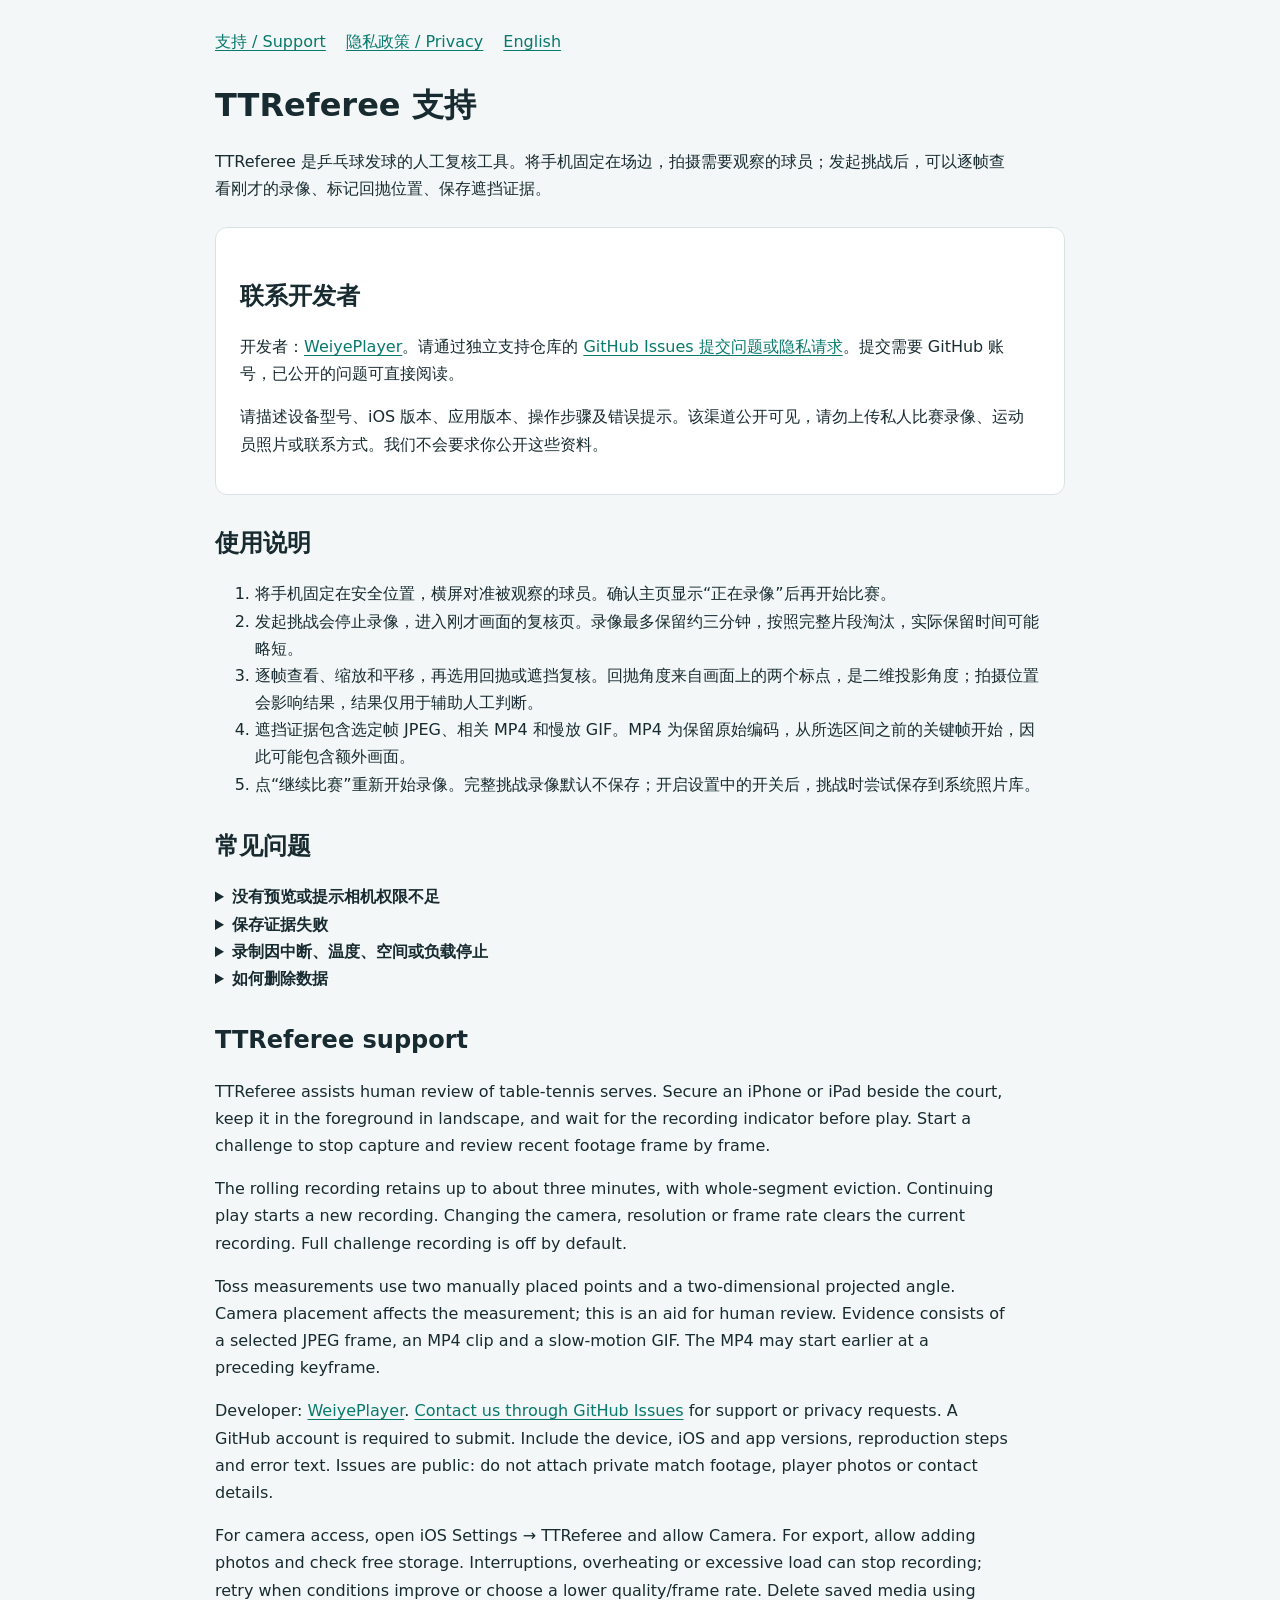
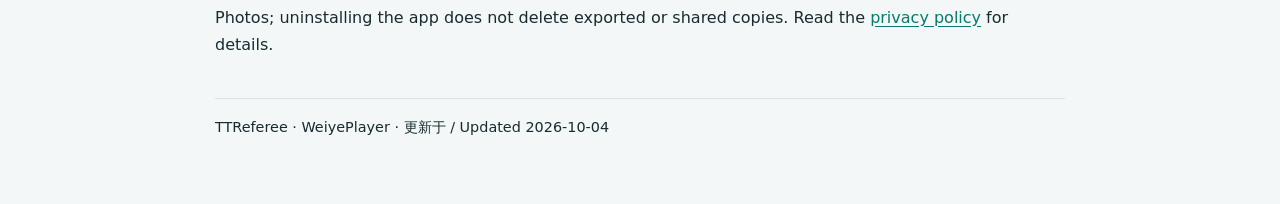
<file: index.html>
<!doctype html><html lang="zh-CN"><head><meta charset="utf-8"><meta name="viewport" content="width=device-width,initial-scale=1"><title>TTReferee 支持 / Support</title><link rel="stylesheet" href="style.css"></head><body>
<nav aria-label="导航"><a href="index.html">支持 / Support</a><a href="privacy.html">隐私政策 / Privacy</a><a href="#english">English</a></nav>
<main><h1>TTReferee 支持</h1><p>TTReferee 是乒乓球发球的人工复核工具。将手机固定在场边，拍摄需要观察的球员；发起挑战后，可以逐帧查看刚才的录像、标记回抛位置、保存遮挡证据。</p>
<div class="card"><h2>联系开发者</h2><p>开发者：<a href="https://github.com/WeiyePlayer">WeiyePlayer</a>。请通过独立支持仓库的 <a href="https://github.com/WeiyePlayer/ttreferee-support/issues/new?labels=feedback&amp;title=TTReferee%20feedback">GitHub Issues 提交问题或隐私请求</a>。提交需要 GitHub 账号，已公开的问题可直接阅读。</p><p>请描述设备型号、iOS 版本、应用版本、操作步骤及错误提示。该渠道公开可见，请勿上传私人比赛录像、运动员照片或联系方式。我们不会要求你公开这些资料。</p></div>
<h2>使用说明</h2><ol><li>将手机固定在安全位置，横屏对准被观察的球员。确认主页显示“正在录像”后再开始比赛。</li><li>发起挑战会停止录像，进入刚才画面的复核页。录像最多保留约三分钟，按照完整片段淘汰，实际保留时间可能略短。</li><li>逐帧查看、缩放和平移，再选用回抛或遮挡复核。回抛角度来自画面上的两个标点，是二维投影角度；拍摄位置会影响结果，结果仅用于辅助人工判断。</li><li>遮挡证据包含选定帧 JPEG、相关 MP4 和慢放 GIF。MP4 为保留原始编码，从所选区间之前的关键帧开始，因此可能包含额外画面。</li><li>点“继续比赛”重新开始录像。完整挑战录像默认不保存；开启设置中的开关后，挑战时尝试保存到系统照片库。</li></ol>
<h2>常见问题</h2><details><summary>没有预览或提示相机权限不足</summary><p>在 iOS 的设置 → TTReferee 中允许相机权限，再返回应用重试。模拟器没有真实相机；测试视频仅用于专用验证版本。</p></details>
<details><summary>保存证据失败</summary><p>允许“添加照片”权限并检查设备剩余空间。证据生成或保存失败时可以重试；系统照片库中的已保存文件需要在“照片”中自行删除。不开启完整录像保存，也可以进行挑战。</p></details>
<details><summary>录制因中断、温度、空间或负载停止</summary><p>保持应用在前台。锁屏、切入后台或系统相机中断会结束当前采集，返回前台后重新建立录像。设备温度或负载过高时，稍后重试或降低画质、帧率。更改镜头、画质或帧率会清空当前滚动录像。</p></details>
<details><summary>如何删除数据</summary><p>继续比赛会清理上一轮临时挑战文件。卸载应用会移除应用内的设置和临时文件；已保存到照片库或已分享的证据不会随卸载删除，需到对应位置自行删除。详见<a href="privacy.html">隐私政策</a>。</p></details>
<section id="english" lang="en"><h2>TTReferee support</h2><p>TTReferee assists human review of table-tennis serves. Secure an iPhone or iPad beside the court, keep it in the foreground in landscape, and wait for the recording indicator before play. Start a challenge to stop capture and review recent footage frame by frame.</p><p>The rolling recording retains up to about three minutes, with whole-segment eviction. Continuing play starts a new recording. Changing the camera, resolution or frame rate clears the current recording. Full challenge recording is off by default.</p><p>Toss measurements use two manually placed points and a two-dimensional projected angle. Camera placement affects the measurement; this is an aid for human review. Evidence consists of a selected JPEG frame, an MP4 clip and a slow-motion GIF. The MP4 may start earlier at a preceding keyframe.</p><p>Developer: <a href="https://github.com/WeiyePlayer">WeiyePlayer</a>. <a href="https://github.com/WeiyePlayer/ttreferee-support/issues/new?labels=feedback&amp;title=TTReferee%20feedback">Contact us through GitHub Issues</a> for support or privacy requests. A GitHub account is required to submit. Include the device, iOS and app versions, reproduction steps and error text. Issues are public: do not attach private match footage, player photos or contact details.</p><p>For camera access, open iOS Settings → TTReferee and allow Camera. For export, allow adding photos and check free storage. Interruptions, overheating or excessive load can stop recording; retry when conditions improve or choose a lower quality/frame rate. Delete saved media using Photos; uninstalling the app does not delete exported or shared copies. Read the <a href="privacy.html#english">privacy policy</a> for details.</p></section></main>
<footer>TTReferee · WeiyePlayer · 更新于 / Updated 2026-10-04</footer></body></html>
</file>
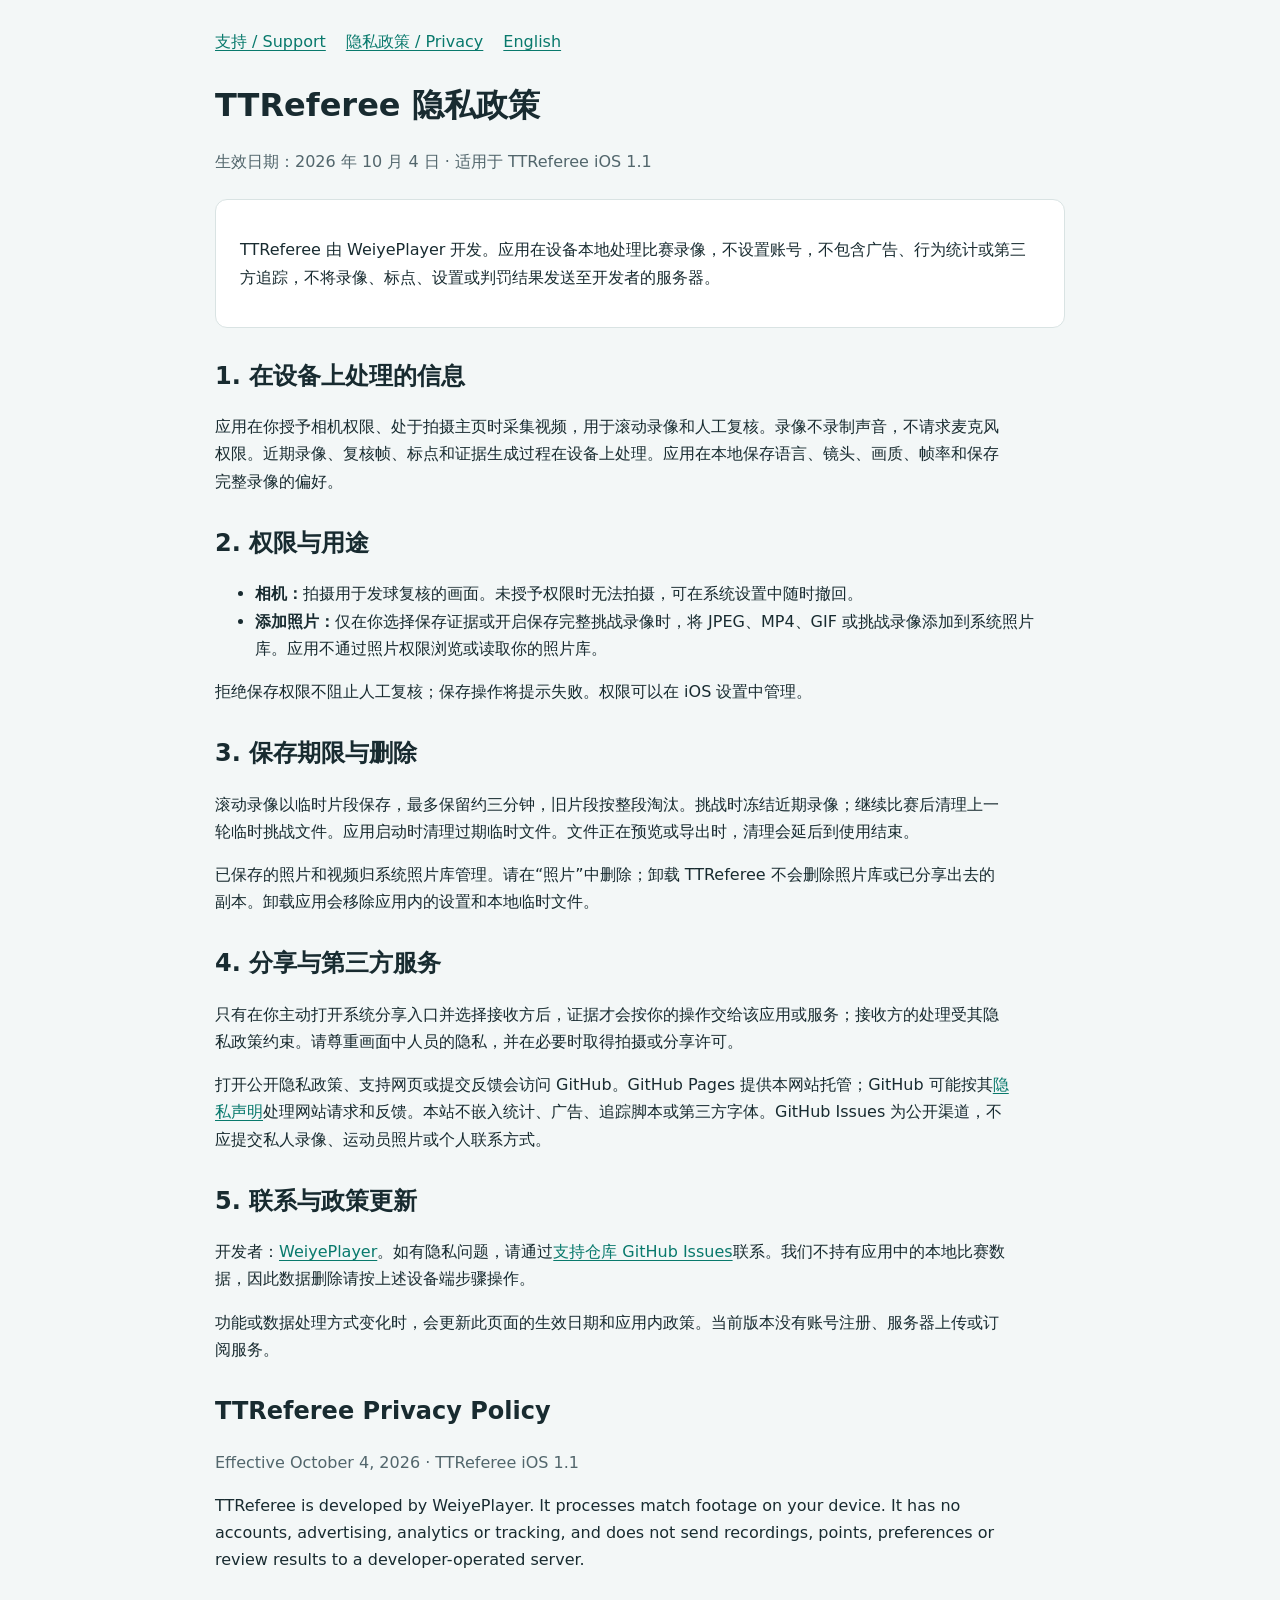
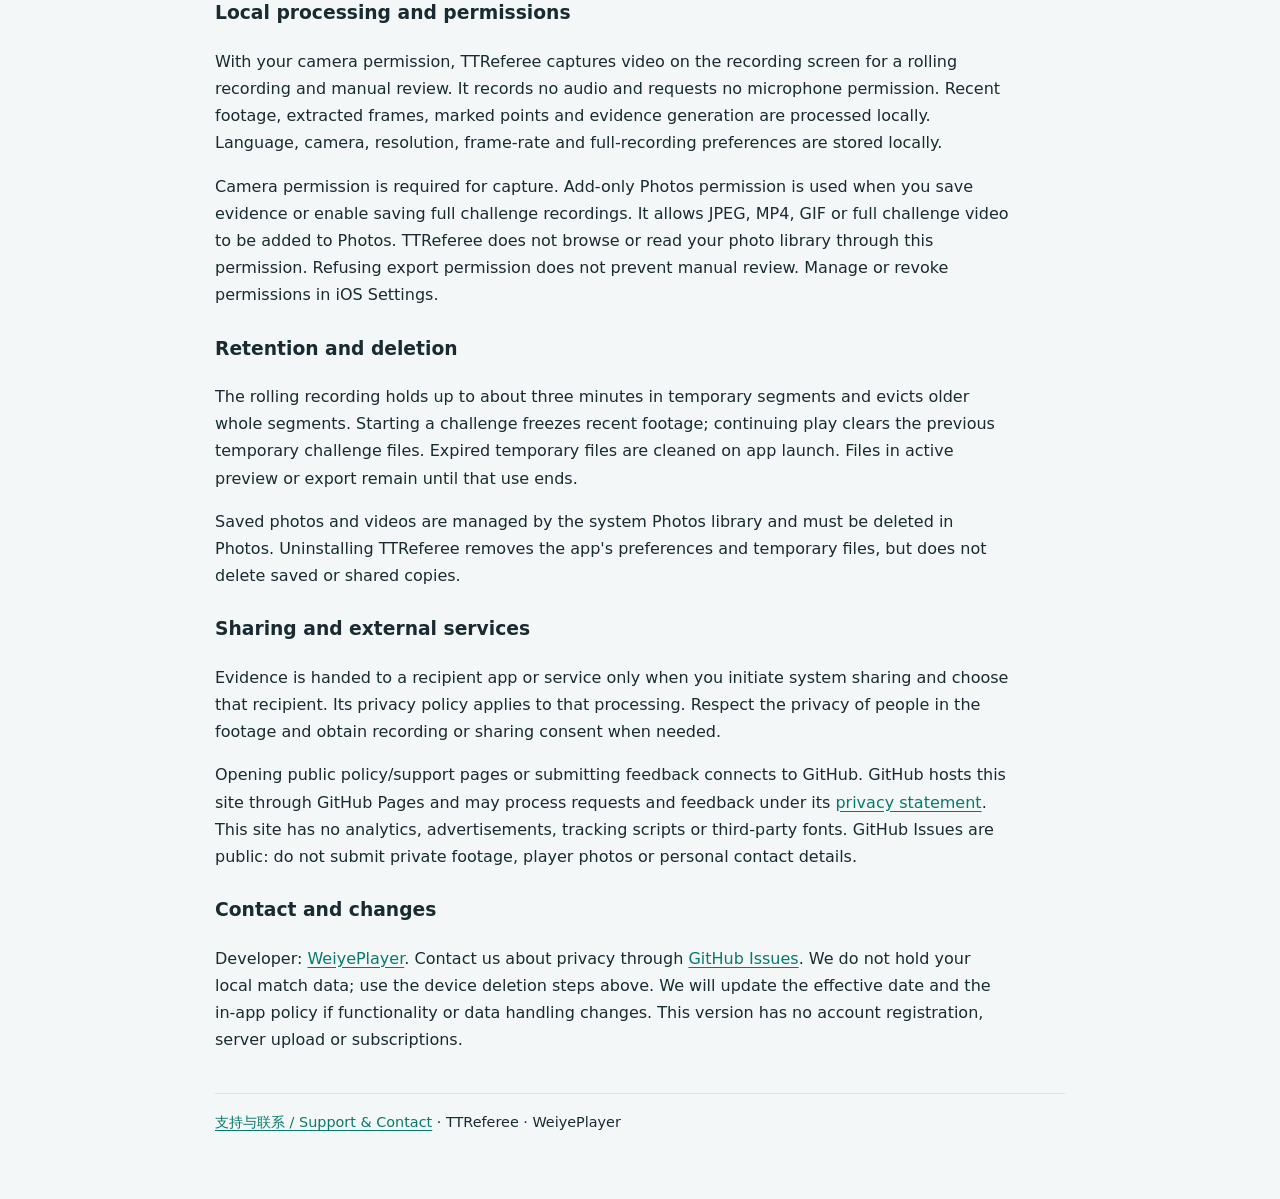
<file: privacy.html>
<!doctype html><html lang="zh-CN"><head><meta charset="utf-8"><meta name="viewport" content="width=device-width,initial-scale=1"><title>TTReferee 隐私政策 / Privacy Policy</title><link rel="stylesheet" href="style.css"></head><body>
<nav aria-label="导航"><a href="index.html">支持 / Support</a><a href="privacy.html" aria-current="page">隐私政策 / Privacy</a><a href="#english">English</a></nav>
<main><h1>TTReferee 隐私政策</h1><p class="muted">生效日期：2026 年 10 月 4 日 · 适用于 TTReferee iOS 1.1</p>
<div class="card"><p>TTReferee 由 WeiyePlayer 开发。应用在设备本地处理比赛录像，不设置账号，不包含广告、行为统计或第三方追踪，不将录像、标点、设置或判罚结果发送至开发者的服务器。</p></div>
<h2>1. 在设备上处理的信息</h2><p>应用在你授予相机权限、处于拍摄主页时采集视频，用于滚动录像和人工复核。录像不录制声音，不请求麦克风权限。近期录像、复核帧、标点和证据生成过程在设备上处理。应用在本地保存语言、镜头、画质、帧率和保存完整录像的偏好。</p>
<h2>2. 权限与用途</h2><ul><li><strong>相机：</strong>拍摄用于发球复核的画面。未授予权限时无法拍摄，可在系统设置中随时撤回。</li><li><strong>添加照片：</strong>仅在你选择保存证据或开启保存完整挑战录像时，将 JPEG、MP4、GIF 或挑战录像添加到系统照片库。应用不通过照片权限浏览或读取你的照片库。</li></ul><p>拒绝保存权限不阻止人工复核；保存操作将提示失败。权限可以在 iOS 设置中管理。</p>
<h2>3. 保存期限与删除</h2><p>滚动录像以临时片段保存，最多保留约三分钟，旧片段按整段淘汰。挑战时冻结近期录像；继续比赛后清理上一轮临时挑战文件。应用启动时清理过期临时文件。文件正在预览或导出时，清理会延后到使用结束。</p><p>已保存的照片和视频归系统照片库管理。请在“照片”中删除；卸载 TTReferee 不会删除照片库或已分享出去的副本。卸载应用会移除应用内的设置和本地临时文件。</p>
<h2>4. 分享与第三方服务</h2><p>只有在你主动打开系统分享入口并选择接收方后，证据才会按你的操作交给该应用或服务；接收方的处理受其隐私政策约束。请尊重画面中人员的隐私，并在必要时取得拍摄或分享许可。</p><p>打开公开隐私政策、支持网页或提交反馈会访问 GitHub。GitHub Pages 提供本网站托管；GitHub 可能按其<a href="https://docs.github.com/en/site-policy/privacy-policies/github-general-privacy-statement">隐私声明</a>处理网站请求和反馈。本站不嵌入统计、广告、追踪脚本或第三方字体。GitHub Issues 为公开渠道，不应提交私人录像、运动员照片或个人联系方式。</p>
<h2>5. 联系与政策更新</h2><p>开发者：<a href="https://github.com/WeiyePlayer">WeiyePlayer</a>。如有隐私问题，请通过<a href="https://github.com/WeiyePlayer/ttreferee-support/issues/new?labels=feedback&amp;title=TTReferee%20privacy%20request">支持仓库 GitHub Issues</a>联系。我们不持有应用中的本地比赛数据，因此数据删除请按上述设备端步骤操作。</p><p>功能或数据处理方式变化时，会更新此页面的生效日期和应用内政策。当前版本没有账号注册、服务器上传或订阅服务。</p>
<section id="english" lang="en"><h2>TTReferee Privacy Policy</h2><p class="muted">Effective October 4, 2026 · TTReferee iOS 1.1</p><p>TTReferee is developed by WeiyePlayer. It processes match footage on your device. It has no accounts, advertising, analytics or tracking, and does not send recordings, points, preferences or review results to a developer-operated server.</p>
<h3>Local processing and permissions</h3><p>With your camera permission, TTReferee captures video on the recording screen for a rolling recording and manual review. It records no audio and requests no microphone permission. Recent footage, extracted frames, marked points and evidence generation are processed locally. Language, camera, resolution, frame-rate and full-recording preferences are stored locally.</p><p>Camera permission is required for capture. Add-only Photos permission is used when you save evidence or enable saving full challenge recordings. It allows JPEG, MP4, GIF or full challenge video to be added to Photos. TTReferee does not browse or read your photo library through this permission. Refusing export permission does not prevent manual review. Manage or revoke permissions in iOS Settings.</p>
<h3>Retention and deletion</h3><p>The rolling recording holds up to about three minutes in temporary segments and evicts older whole segments. Starting a challenge freezes recent footage; continuing play clears the previous temporary challenge files. Expired temporary files are cleaned on app launch. Files in active preview or export remain until that use ends.</p><p>Saved photos and videos are managed by the system Photos library and must be deleted in Photos. Uninstalling TTReferee removes the app's preferences and temporary files, but does not delete saved or shared copies.</p>
<h3>Sharing and external services</h3><p>Evidence is handed to a recipient app or service only when you initiate system sharing and choose that recipient. Its privacy policy applies to that processing. Respect the privacy of people in the footage and obtain recording or sharing consent when needed.</p><p>Opening public policy/support pages or submitting feedback connects to GitHub. GitHub hosts this site through GitHub Pages and may process requests and feedback under its <a href="https://docs.github.com/en/site-policy/privacy-policies/github-general-privacy-statement">privacy statement</a>. This site has no analytics, advertisements, tracking scripts or third-party fonts. GitHub Issues are public: do not submit private footage, player photos or personal contact details.</p>
<h3>Contact and changes</h3><p>Developer: <a href="https://github.com/WeiyePlayer">WeiyePlayer</a>. Contact us about privacy through <a href="https://github.com/WeiyePlayer/ttreferee-support/issues/new?labels=feedback&amp;title=TTReferee%20privacy%20request">GitHub Issues</a>. We do not hold your local match data; use the device deletion steps above. We will update the effective date and the in-app policy if functionality or data handling changes. This version has no account registration, server upload or subscriptions.</p></section></main>
<footer><a href="index.html">支持与联系 / Support &amp; Contact</a> · TTReferee · WeiyePlayer</footer></body></html>
</file>
<file: style.css>
:root{color-scheme:light dark;font-family:system-ui,-apple-system,BlinkMacSystemFont,"Segoe UI",sans-serif;line-height:1.7;background:#f3f7f7;color:#182b30}body{max-width:850px;margin:auto;padding:28px 22px 64px}nav{display:flex;flex-wrap:wrap;gap:20px;margin-bottom:30px}a{color:#08796c;text-underline-offset:3px}h1{font-size:2rem;line-height:1.3}h2{margin-top:32px;line-height:1.4}h3{margin-top:24px}p,li{max-width:78ch}.card{background:#fff;border:1px solid #d9e3e3;padding:20px 24px;border-radius:12px;margin:24px 0}.muted{color:#52666c}footer{border-top:1px solid #d9e3e3;margin-top:40px;padding-top:16px;font-size:.9rem}summary{cursor:pointer;font-weight:650}code{overflow-wrap:anywhere}@media(prefers-color-scheme:dark){:root{background:#101e23;color:#e2eded}.card{background:#192d33;border-color:#385058}a{color:#57e2cc}.muted{color:#b0c5ca}footer{border-color:#385058}}
</file>
